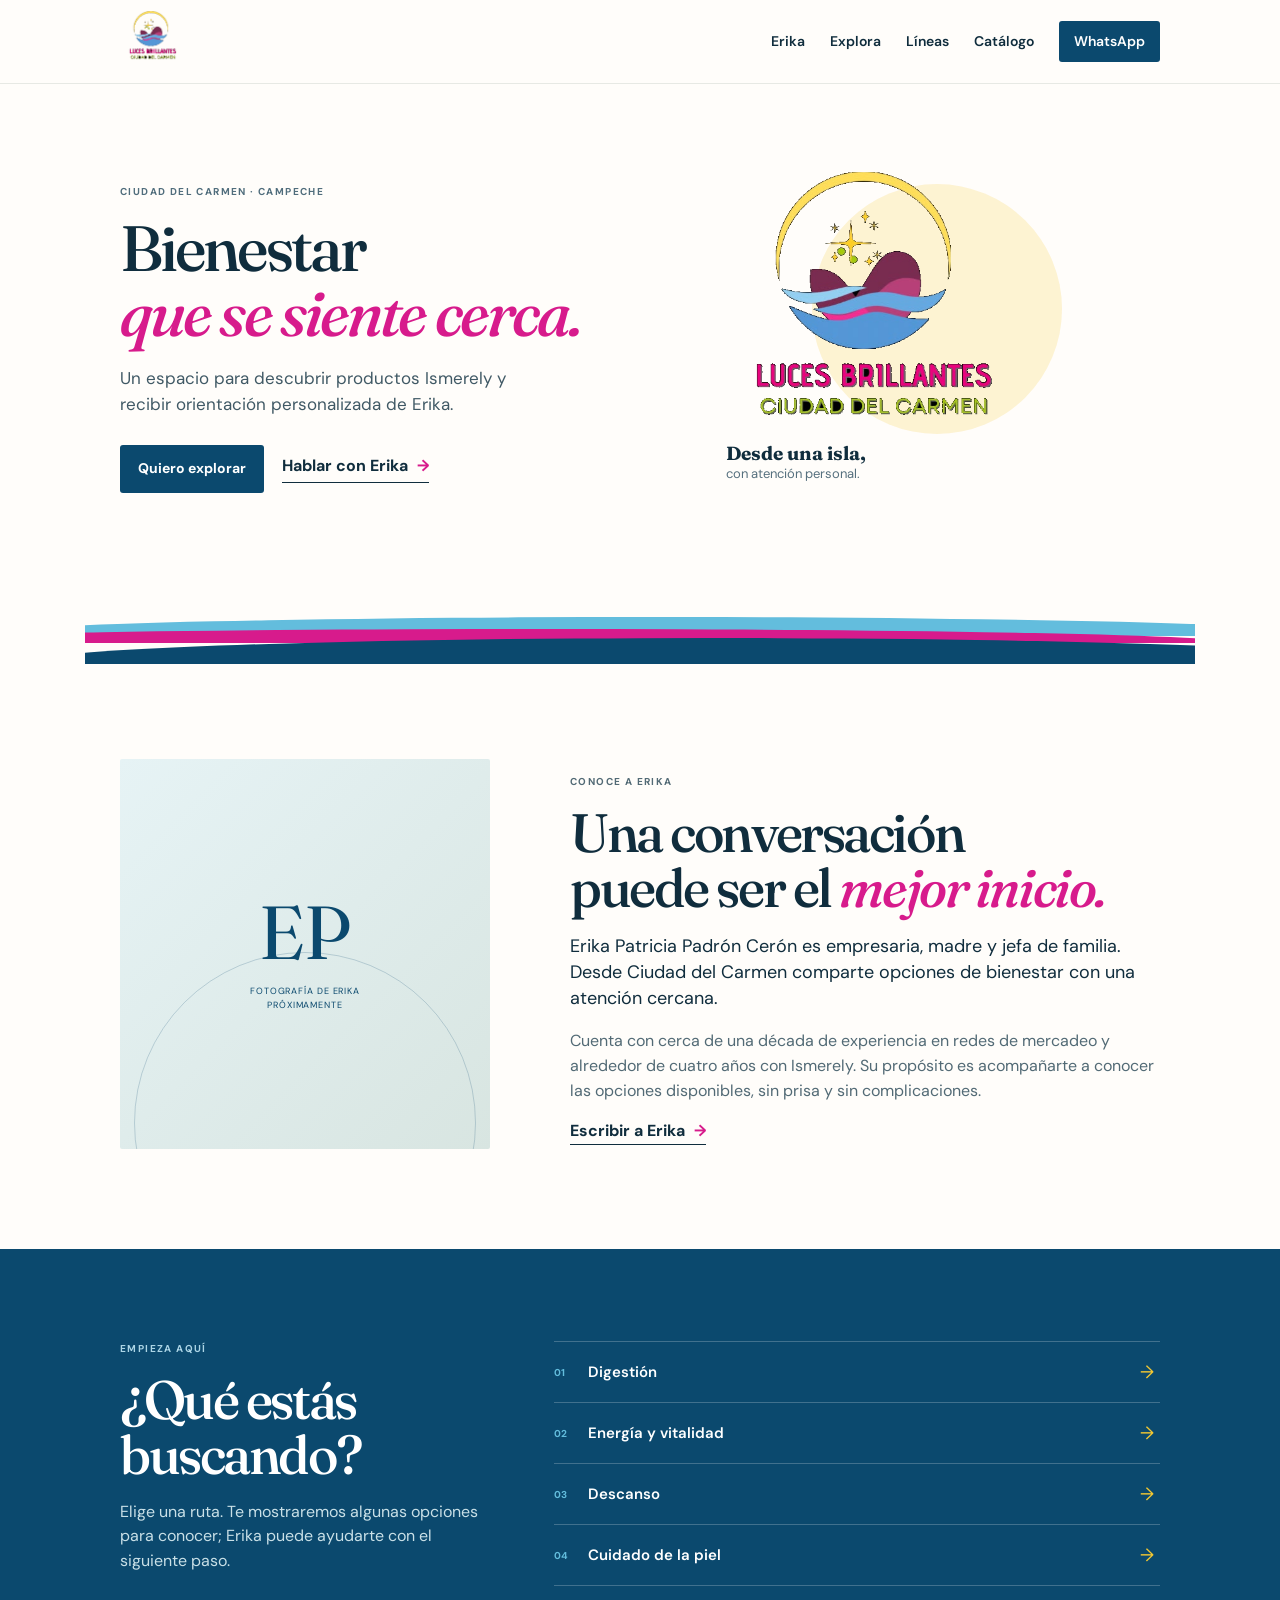
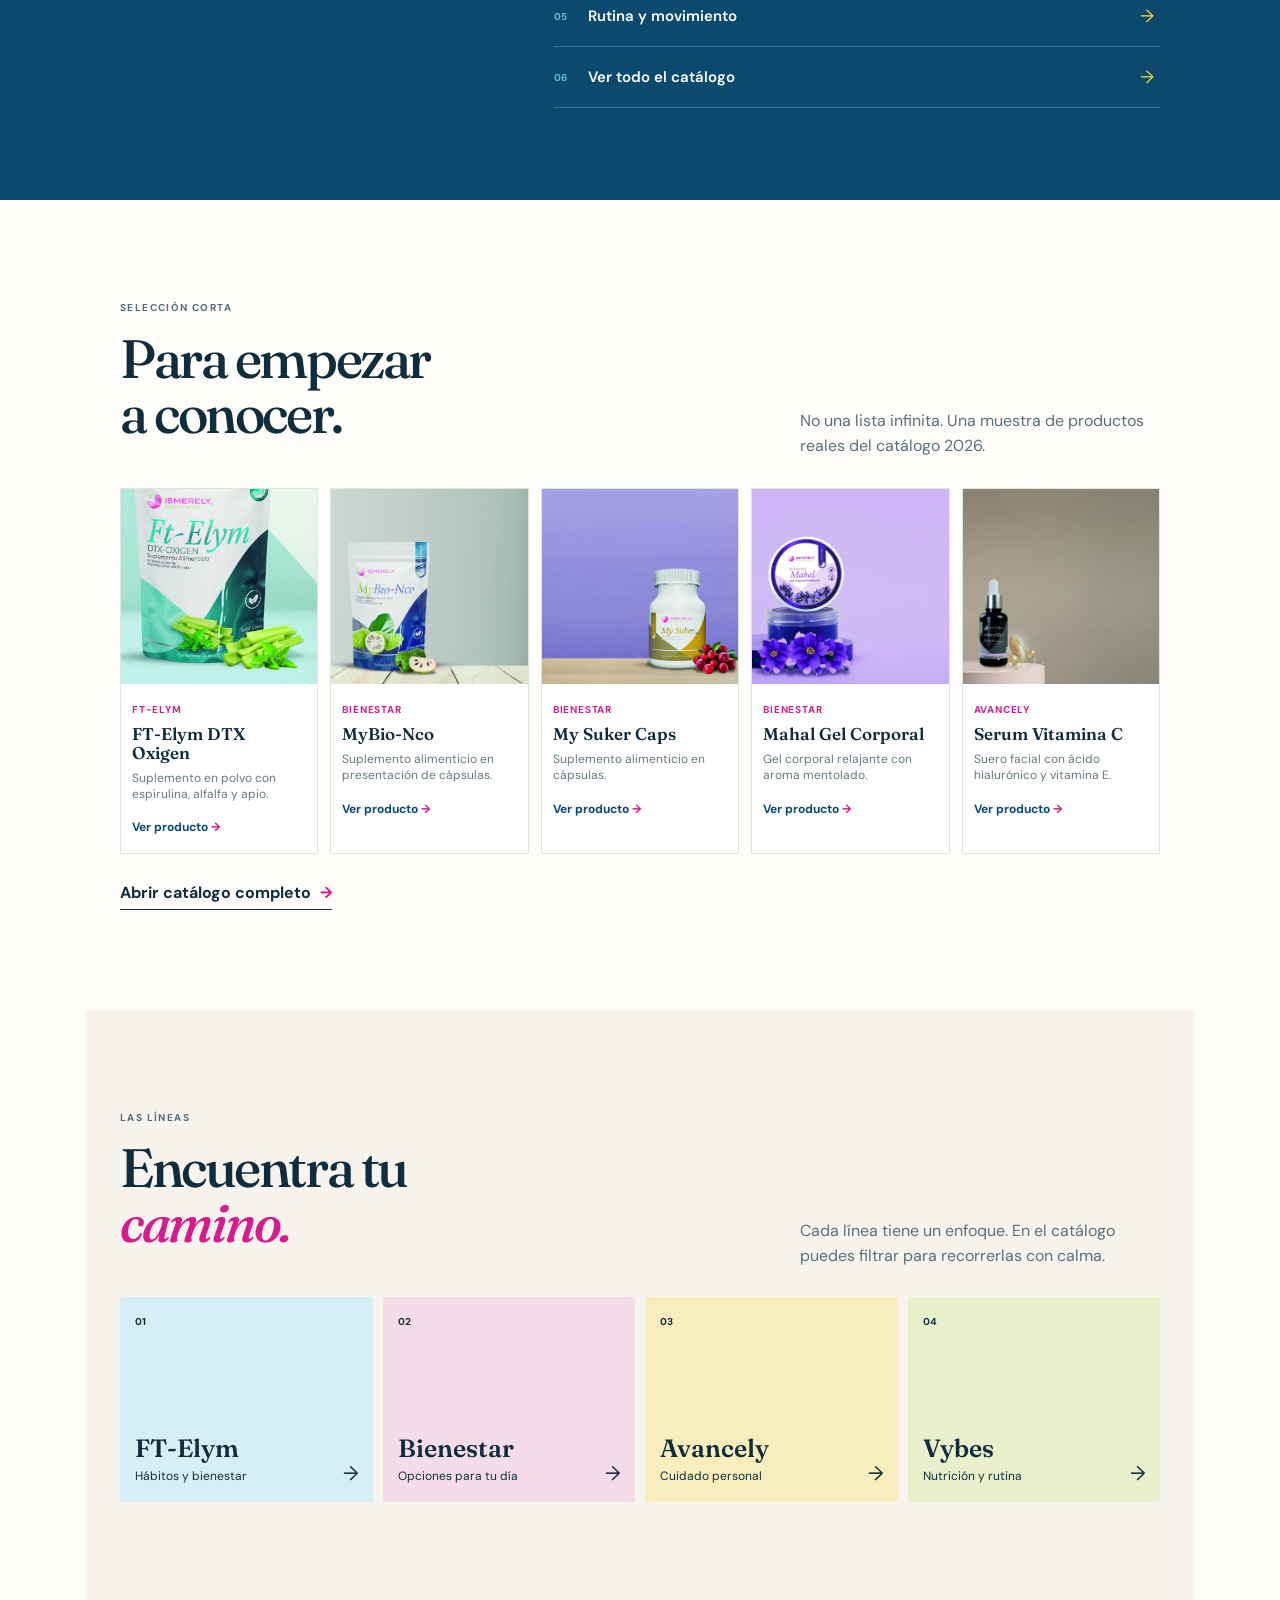
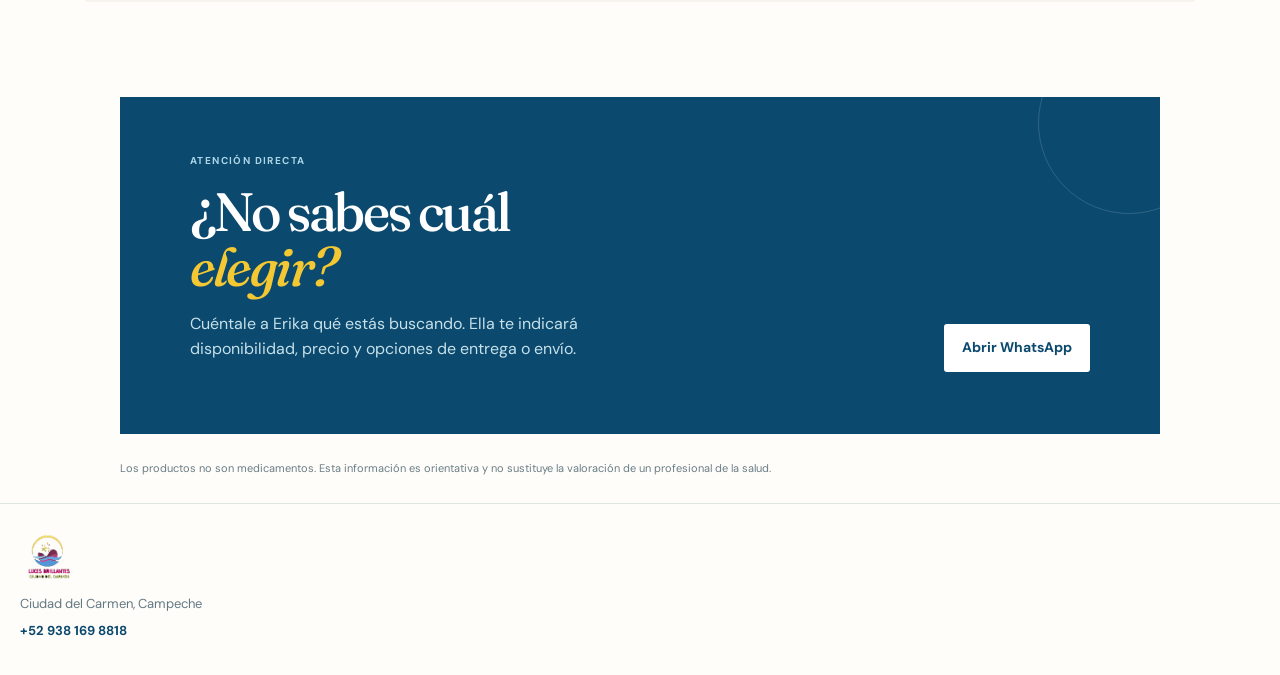
<file: index.html>
<!doctype html>
<html lang="es-MX">
<head>
  <meta charset="utf-8"><meta name="viewport" content="width=device-width,initial-scale=1,viewport-fit=cover"><meta name="theme-color" content="#0b496e">
  <meta name="description" content="Luces Brillantes: atención personalizada de Erika en Ciudad del Carmen para conocer productos Ismerely."><title>Luces Brillantes | Ciudad del Carmen</title>
  <link rel="preconnect" href="https://fonts.googleapis.com"><link rel="preconnect" href="https://fonts.gstatic.com" crossorigin><link href="https://fonts.googleapis.com/css2?family=DM+Sans:wght@400;500;600;700&family=Fraunces:opsz,wght@9..144,500;9..144,600&display=swap" rel="stylesheet"><link rel="stylesheet" href="styles.css">
</head>
<body>
  <header class="site-header"><a class="brand" href="#inicio" aria-label="Luces Brillantes, inicio"><img src="assets/logo-luces-brillantes.png" alt="Luces Brillantes"></a><button class="menu-toggle" type="button" aria-expanded="false" aria-controls="menu"><span></span><span></span><span></span><i>Menú</i></button><nav id="menu" class="site-nav" aria-label="Principal"><a href="#erika">Erika</a><a href="#encuentra">Explora</a><a href="#lineas">Líneas</a><a href="catalogo.html">Catálogo</a><a class="nav-contact" data-whatsapp="Hola Erika, llegué desde Luces Brillantes y quiero orientación.">WhatsApp</a></nav></header>
  <main id="inicio">
    <section class="hero section-shell"><div class="hero-copy"><p class="eyebrow">CIUDAD DEL CARMEN · CAMPECHE</p><h1>Bienestar<br><em>que se siente cerca.</em></h1><p class="hero-lead">Un espacio para descubrir productos Ismerely y recibir orientación personalizada de Erika.</p><div class="actions"><a class="button button-dark" href="#encuentra">Quiero explorar</a><a class="text-action" data-whatsapp="Hola Erika, quiero conocer Luces Brillantes.">Hablar con Erika <b>→</b></a></div></div><div class="hero-mark" aria-label="Luces Brillantes"><div class="sun"></div><img src="assets/logo-luces-brillantes.png" alt=""><p><b>Desde una isla,</b><span>con atención personal.</span></p></div><div class="wave-band" aria-hidden="true"><i></i><i></i><i></i></div></section>
    <section id="erika" class="about section-shell"><div class="portrait-placeholder"><span>EP</span><small>Fotografía de Erika<br>próximamente</small></div><div class="about-copy"><p class="eyebrow">CONOCE A ERIKA</p><h2>Una conversación<br>puede ser el <em>mejor inicio.</em></h2><p class="lead">Erika Patricia Padrón Cerón es empresaria, madre y jefa de familia. Desde Ciudad del Carmen comparte opciones de bienestar con una atención cercana.</p><p>Cuenta con cerca de una década de experiencia en redes de mercadeo y alrededor de cuatro años con Ismerely. Su propósito es acompañarte a conocer las opciones disponibles, sin prisa y sin complicaciones.</p><a class="underlined" data-whatsapp="Hola Erika, me gustaría conocer más sobre ti y los productos disponibles.">Escribir a Erika <b>→</b></a></div></section>
    <section id="encuentra" class="finder"><div class="section-shell"><div class="finder-intro"><p class="eyebrow eyebrow-light">EMPIEZA AQUÍ</p><h2>¿Qué estás<br>buscando?</h2><p>Elige una ruta. Te mostraremos algunas opciones para conocer; Erika puede ayudarte con el siguiente paso.</p></div><div class="need-list" role="list"><button data-need="digestión"><span>01</span>Digestión <b>→</b></button><button data-need="energía"><span>02</span>Energía y vitalidad <b>→</b></button><button data-need="descanso"><span>03</span>Descanso <b>→</b></button><button data-need="piel"><span>04</span>Cuidado de la piel <b>→</b></button><button data-need="rutina"><span>05</span>Rutina y movimiento <b>→</b></button><a href="catalogo.html" class="need-catalog"><span>06</span>Ver todo el catálogo <b>→</b></a></div></div></section>
    <section class="featured section-shell"><div class="section-heading"><div><p class="eyebrow">SELECCIÓN CORTA</p><h2>Para empezar<br>a conocer.</h2></div><p>No una lista infinita. Una muestra de productos reales del catálogo 2026.</p></div><div id="featured-grid" class="featured-grid"></div><a class="underlined catalog-cta" href="catalogo.html">Abrir catálogo completo <b>→</b></a></section>
    <section id="lineas" class="lines section-shell"><p class="eyebrow">LAS LÍNEAS</p><div class="section-heading"><h2>Encuentra tu<br><em>camino.</em></h2><p>Cada línea tiene un enfoque. En el catálogo puedes filtrar para recorrerlas con calma.</p></div><div class="line-grid"><a href="catalogo.html?line=FT-Elym" class="line-card blue"><small>01</small><b>FT-Elym</b><span>Hábitos y bienestar</span><i>→</i></a><a href="catalogo.html?line=Bienestar" class="line-card pink"><small>02</small><b>Bienestar</b><span>Opciones para tu día</span><i>→</i></a><a href="catalogo.html?line=Avancely" class="line-card yellow"><small>03</small><b>Avancely</b><span>Cuidado personal</span><i>→</i></a><a href="catalogo.html?line=Vybes" class="line-card lime"><small>04</small><b>Vybes</b><span>Nutrición y rutina</span><i>→</i></a></div></section>
    <section class="contact section-shell"><div><p class="eyebrow eyebrow-light">ATENCIÓN DIRECTA</p><h2>¿No sabes cuál<br><em>elegir?</em></h2><p>Cuéntale a Erika qué estás buscando. Ella te indicará disponibilidad, precio y opciones de entrega o envío.</p></div><a class="button button-light" data-whatsapp="Hola Erika, necesito orientación para conocer productos disponibles.">Abrir WhatsApp</a></section><p class="disclaimer section-shell">Los productos no son medicamentos. Esta información es orientativa y no sustituye la valoración de un profesional de la salud.</p>
  </main>
  <footer><img src="assets/logo-luces-brillantes.png" alt="Luces Brillantes"><span>Ciudad del Carmen, Campeche</span><a data-whatsapp="Hola Erika.">+52 938 169 8818</a></footer>
  <dialog id="recommendation"><button class="dialog-close" aria-label="Cerrar">×</button><p class="eyebrow">UNA SELECCIÓN PARA CONOCER</p><h2 id="dialog-title"></h2><div id="dialog-products" class="dialog-products"></div><p class="dialog-note">Consulta con Erika la disponibilidad y la información de cada producto.</p><a class="button button-dark" data-whatsapp="Hola Erika, quiero consultar una selección de productos.">Consultar con Erika</a></dialog><script src="data/products.js"></script><script src="app.js"></script>
</body></html>
</file>
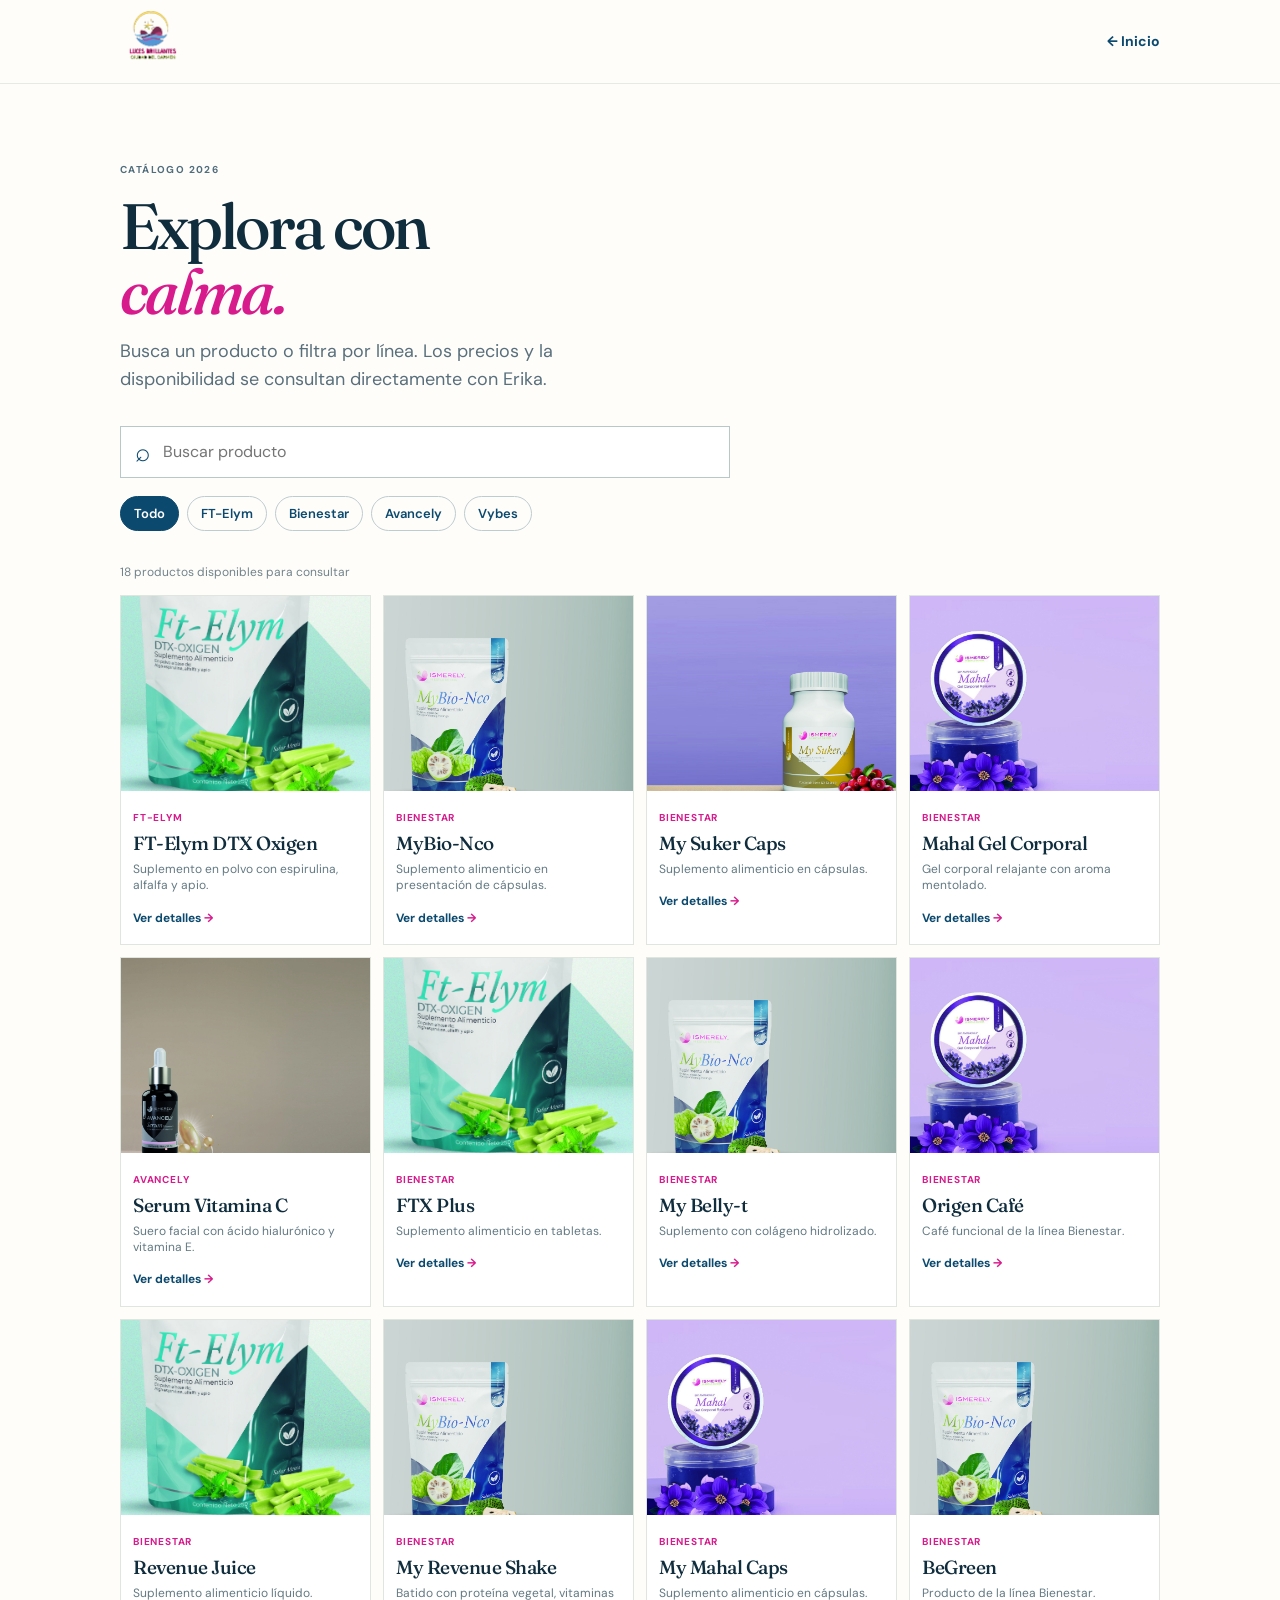
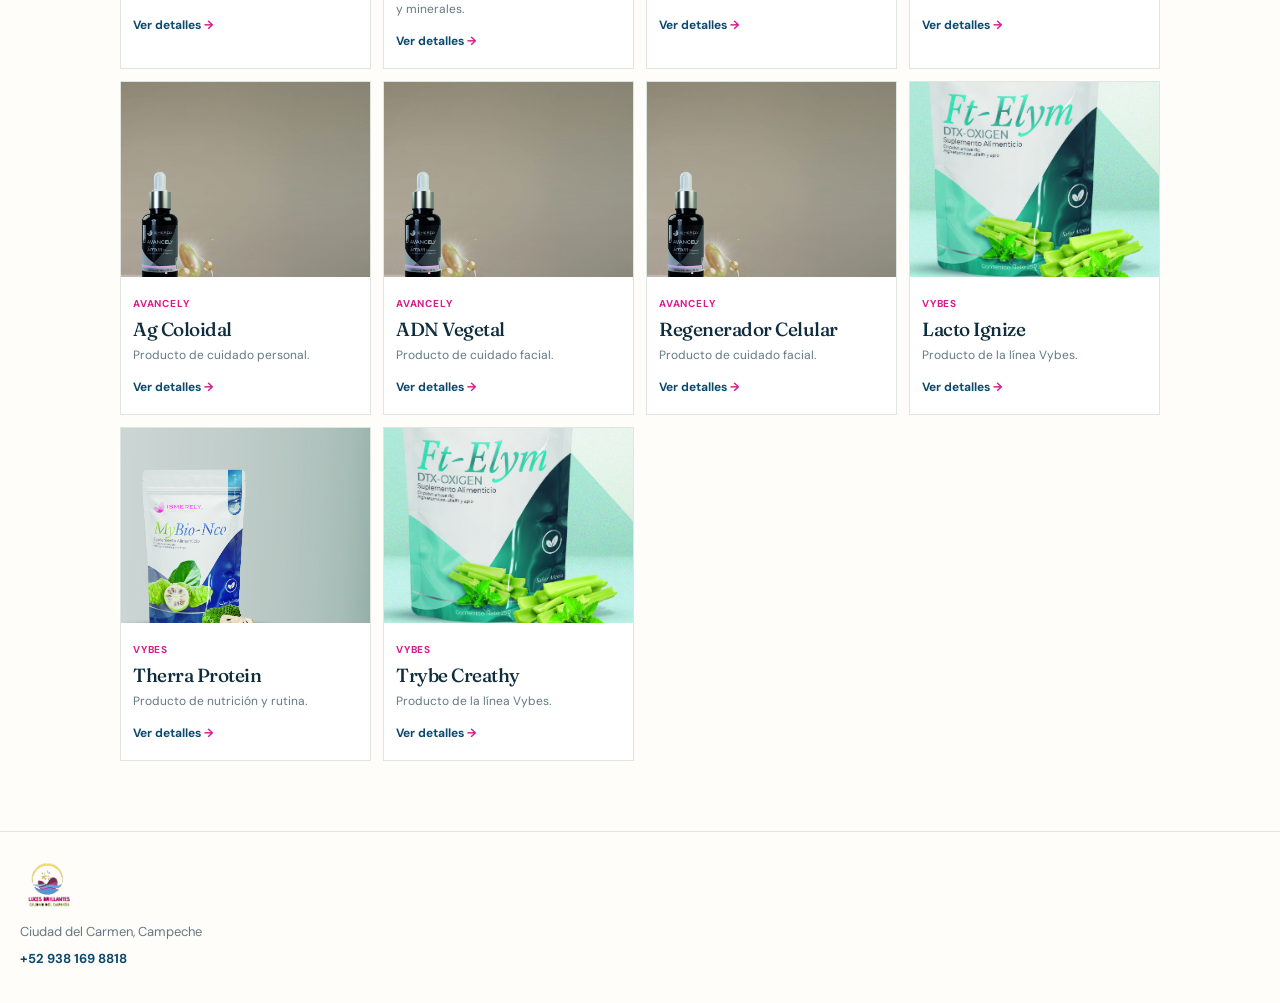
<file: catalogo.html>
<!doctype html><html lang="es-MX"><head><meta charset="utf-8"><meta name="viewport" content="width=device-width,initial-scale=1,viewport-fit=cover"><meta name="theme-color" content="#0b496e"><title>Catálogo | Luces Brillantes</title><link rel="preconnect" href="https://fonts.googleapis.com"><link rel="preconnect" href="https://fonts.gstatic.com" crossorigin><link href="https://fonts.googleapis.com/css2?family=DM+Sans:wght@400;500;600;700&family=Fraunces:opsz,wght@9..144,500;9..144,600&display=swap" rel="stylesheet"><link rel="stylesheet" href="styles.css"></head><body class="catalog-page"><header class="site-header"><a class="brand" href="index.html" aria-label="Volver a Luces Brillantes"><img src="assets/logo-luces-brillantes.png" alt="Luces Brillantes"></a><a class="back-link" href="index.html">← Inicio</a></header><main class="catalog section-shell"><p class="eyebrow">CATÁLOGO 2026</p><h1>Explora con<br><em>calma.</em></h1><p class="catalog-intro">Busca un producto o filtra por línea. Los precios y la disponibilidad se consultan directamente con Erika.</p><label class="search"><span>⌕</span><input id="search" type="search" placeholder="Buscar producto"></label><div id="filters" class="filters" aria-label="Filtrar por línea"></div><p id="count" class="count"></p><div id="catalog-grid" class="catalog-grid"></div></main><footer><img src="assets/logo-luces-brillantes.png" alt="Luces Brillantes"><span>Ciudad del Carmen, Campeche</span><a href="https://wa.me/529381698818" target="_blank" rel="noopener">+52 938 169 8818</a></footer><dialog id="product-dialog"><button class="dialog-close" aria-label="Cerrar">×</button><div id="product-detail"></div></dialog><script src="data/products.js"></script><script src="catalogo.js"></script></body></html>
</file>
<file: styles.css>
:root{--ink:#102d3d;--sea:#0b496e;--blue:#63bddd;--pink:#d71b8c;--lime:#a7c92d;--yellow:#f3c832;--sand:#f7f4ed;--paper:#fffdfa;--line:#dfe5df;--serif:Fraunces,Georgia,serif;--sans:"DM Sans",Arial,sans-serif}*{box-sizing:border-box}html{scroll-behavior:smooth}body{margin:0;background:var(--paper);color:var(--ink);font:16px/1.55 var(--sans)}.section-shell{padding-left:20px;padding-right:20px}.site-header{height:72px;padding:9px 20px;display:flex;align-items:center;justify-content:space-between;position:sticky;top:0;z-index:10;background:rgba(255,253,250,.96);border-bottom:1px solid #e7e9e4}.brand img{width:110px;height:52px;object-fit:contain;object-position:left}.menu-toggle{border:0;background:transparent;color:var(--ink);display:flex;align-items:center;gap:4px;padding:7px 0;font:600 12px var(--sans);letter-spacing:.04em}.menu-toggle span{display:block;width:16px;height:1px;background:currentColor;margin-right:-20px}.menu-toggle i{font-style:normal;margin-left:24px}.site-nav{display:none;position:absolute;top:71px;left:0;right:0;padding:18px 20px 24px;background:var(--paper);border-bottom:1px solid var(--line);flex-direction:column;gap:5px}.site-nav.open{display:flex}.site-nav a{padding:11px 0;text-decoration:none;color:var(--ink);font-weight:600}.site-nav .nav-contact{color:var(--pink)}.hero{padding-top:48px;overflow:hidden;position:relative;min-height:590px}.eyebrow{font-size:10px;font-weight:700;letter-spacing:.14em;color:#506d7c;margin:0 0 15px}.eyebrow-light{color:#acd5e6}h1,h2,h3,p{margin-top:0}h1,h2{font-family:var(--serif);font-weight:500;letter-spacing:-.045em;line-height:1.02}h1{font-size:clamp(43px,12vw,64px);margin:0 0 20px}h2{font-size:clamp(35px,9vw,54px);margin:0 0 18px}em{font-style:italic;color:var(--pink)}.hero-lead{font-size:17px;max-width:420px;margin:0 0 27px;color:#405965}.actions{display:flex;align-items:center;gap:18px;flex-wrap:wrap}.button{display:inline-flex;min-height:48px;padding:12px 18px;align-items:center;justify-content:center;border-radius:3px;text-decoration:none;font-weight:700;font-size:14px;cursor:pointer}.button-dark{background:var(--sea);color:#fff}.button-light{background:#fff;color:var(--sea)}.text-action,.underlined{font-weight:700;color:var(--ink);text-decoration:none;border-bottom:1px solid currentColor;padding-bottom:3px;cursor:pointer}.text-action b,.underlined b{color:var(--pink);padding-left:5px}.hero-mark{position:relative;margin:45px 0 6px;height:180px;max-width:400px}.hero-mark .sun{position:absolute;width:155px;height:155px;right:8%;top:0;border-radius:50%;background:var(--yellow);opacity:.2}.hero-mark img{position:absolute;width:205px;right:5%;bottom:4px;z-index:1}.hero-mark p{position:absolute;left:0;bottom:0;display:flex;flex-direction:column;font-size:13px;line-height:1.25;margin:0}.hero-mark b{font-family:var(--serif);font-size:19px}.hero-mark span{color:#56707e}.wave-band{height:53px;position:absolute;bottom:0;left:0;width:100%;display:flex;flex-direction:column;justify-content:end;overflow:hidden}.wave-band i{display:block;width:125%;height:22px;border-radius:50% 50% 0 0/100% 100% 0 0;transform:translateX(-9%)}.wave-band i:nth-child(1){background:var(--blue);height:19px}.wave-band i:nth-child(2){background:var(--pink);height:14px;margin-top:-7px;transform:translateX(-17%)}.wave-band i:nth-child(3){background:var(--sea);height:26px;margin-top:-5px;transform:translateX(-5%)}.about{padding-top:64px;padding-bottom:72px}.portrait-placeholder{height:254px;border-radius:2px;background:linear-gradient(135deg,#e6f3f5,#d8e5e1);display:flex;flex-direction:column;align-items:center;justify-content:center;color:var(--sea);position:relative;overflow:hidden}.portrait-placeholder:after{content:"";position:absolute;border:1px solid rgba(11,73,110,.2);border-radius:50%;height:340px;width:340px;bottom:-145px}.portrait-placeholder span{font-family:var(--serif);font-size:75px;line-height:1;z-index:1}.portrait-placeholder small{text-transform:uppercase;letter-spacing:.1em;font-size:9px;text-align:center;margin-top:15px;z-index:1}.about-copy{padding-top:37px}.about p{color:#526a75}.about .lead{color:var(--ink);font-size:18px;line-height:1.45}.finder{background:var(--sea);color:#fff;padding:62px 0}.finder h2{color:#fff}.finder-intro>p:last-child{color:#c9e0e7;max-width:450px}.need-list{margin-top:32px;border-top:1px solid rgba(255,255,255,.22)}.need-list button,.need-catalog{width:100%;background:none;border:0;border-bottom:1px solid rgba(255,255,255,.22);color:#fff;min-height:61px;display:grid;grid-template-columns:34px 1fr 20px;align-items:center;text-align:left;font:600 15px var(--sans);padding:0;cursor:pointer;text-decoration:none}.need-list span{font-size:10px;color:var(--blue);font-weight:700}.need-list b{font-size:18px;font-weight:400;color:var(--yellow)}.featured,.lines{padding-top:68px;padding-bottom:68px}.section-heading{display:flex;flex-direction:column;gap:9px;margin-bottom:29px}.section-heading>p{color:#58707b;max-width:360px;margin:0}.featured-grid{display:grid;grid-template-columns:1fr 1fr;gap:12px}.product-card{border:1px solid var(--line);background:#fff;overflow:hidden}.product-card img{display:block;width:100%;height:138px;object-fit:cover}.product-card>div{padding:12px 11px 14px}.product-card small,.catalog-card small{color:var(--pink);font-size:10px;font-weight:700;letter-spacing:.08em;text-transform:uppercase}.product-card h3{font:600 17px/1.1 var(--serif);margin:5px 0 7px}.product-card p{font-size:12px;line-height:1.35;color:#637982;margin:0 0 12px}.product-card a,.catalog-card button{font:700 12px var(--sans);color:var(--sea);text-decoration:none;background:none;border:0;padding:0;cursor:pointer}.product-card b,.catalog-card b{color:var(--pink)}.catalog-cta{display:inline-block;margin-top:27px}.lines{background:var(--sand)}.line-grid{display:grid;grid-template-columns:1fr 1fr;gap:10px}.line-card{min-height:157px;padding:17px 15px;display:flex;flex-direction:column;text-decoration:none;position:relative;color:var(--ink);border-radius:2px}.line-card small{font-size:10px;font-weight:700}.line-card b{font:600 25px/1 var(--serif);margin-top:auto}.line-card span{font-size:12px;margin-top:6px}.line-card i{position:absolute;right:14px;bottom:13px;font-style:normal;font-size:20px}.blue{background:#d8eef5}.pink{background:#f5dce9}.yellow{background:#f8edbd}.lime{background:#e8f0cc}.contact{margin:69px 20px 0;padding:39px 28px;background:var(--sea);color:#fff;position:relative;overflow:hidden}.contact:after{content:"";position:absolute;width:180px;height:180px;border:1px solid rgba(255,255,255,.15);border-radius:50%;right:-60px;top:-65px}.contact h2{color:#fff;position:relative;z-index:1}.contact h2 em{color:var(--yellow)}.contact p:not(.eyebrow){color:#c6e1e9;max-width:420px;position:relative;z-index:1}.contact .button{margin-top:9px;position:relative;z-index:1}.disclaimer{font-size:11px;color:#697d85;padding-top:26px;padding-bottom:26px;margin:0}footer{border-top:1px solid var(--line);padding:28px 20px 34px;display:flex;flex-direction:column;gap:7px;font-size:13px;color:#637883}footer img{width:106px;height:55px;object-fit:contain;object-position:left}footer a{color:var(--sea);font-weight:700;text-decoration:none;cursor:pointer}dialog{border:0;padding:27px 20px;background:#fffdf9;color:var(--ink);width:min(92vw,550px);max-height:88vh;box-shadow:0 20px 60px rgba(0,0,0,.25)}dialog::backdrop{background:rgba(10,37,52,.54)}.dialog-close{border:0;background:none;position:absolute;right:12px;top:8px;color:var(--sea);font-size:29px;cursor:pointer}.dialog-products{border-top:1px solid var(--line);margin:25px 0 17px}.dialog-products a{display:flex;align-items:center;gap:12px;padding:10px 0;border-bottom:1px solid var(--line);color:var(--ink);text-decoration:none}.dialog-products img{width:58px;height:58px;object-fit:cover}.dialog-products span{display:flex;flex-direction:column;gap:2px;line-height:1.2;flex:1}.dialog-products small{font-size:11px;color:#6b7f86}.dialog-products i{font-style:normal;color:var(--pink)}.catalog-page{background:var(--paper)}.back-link{color:var(--sea);font-weight:700;text-decoration:none;font-size:14px}.catalog{padding-top:53px;padding-bottom:70px}.catalog h1{margin-bottom:15px}.catalog-intro{max-width:480px;color:#59707c}.search{margin:32px 0 18px;height:52px;border:1px solid #b8c8c8;background:#fff;display:flex;align-items:center;padding:0 14px;gap:10px}.search span{font-size:26px;color:var(--sea);line-height:1}.search input{border:0;outline:0;width:100%;font:16px var(--sans);background:transparent;color:var(--ink)}.filters{display:flex;gap:8px;overflow:auto;padding-bottom:8px;margin:0 -20px;padding-left:20px}.filters button{white-space:nowrap;border:1px solid #bdccd0;border-radius:22px;background:transparent;padding:8px 13px;font:600 13px var(--sans);color:var(--sea);cursor:pointer}.filters button.active{background:var(--sea);color:#fff;border-color:var(--sea)}.count{font-size:12px;color:#71838a;margin:24px 0 14px}.catalog-grid{display:grid;grid-template-columns:1fr 1fr;gap:12px}.catalog-card{border:1px solid var(--line);background:#fff}.catalog-card img{width:100%;height:143px;display:block;object-fit:cover}.catalog-card>div{padding:13px 12px 15px}.catalog-card h2{font-size:19px;letter-spacing:-.025em;line-height:1.05;margin:5px 0 7px}.catalog-card p{font-size:12px;line-height:1.35;color:#637983;margin-bottom:11px}.empty{grid-column:1/-1;padding:30px 0;color:#627984}#product-dialog img{height:205px;object-fit:cover;margin:-27px -20px 22px;width:calc(100% + 40px)}#product-detail h2{font-size:34px;margin-bottom:10px}#product-detail>p:not(.eyebrow){color:#5b737d}dl{border-top:1px solid var(--line);margin:20px 0}dl div{padding:10px 0;border-bottom:1px solid var(--line)}dt{font-size:11px;font-weight:700;text-transform:uppercase;letter-spacing:.08em;color:#71838a}dd{margin:1px 0 0;font-size:14px}@media (min-width:720px){.section-shell{max-width:1110px;margin-left:auto;margin-right:auto;padding-left:35px;padding-right:35px}.site-header{height:84px;padding:8px max(35px,calc((100vw - 1040px)/2))}.brand img{width:130px;height:62px}.menu-toggle{display:none}.site-nav{display:flex;position:static;background:none;border:0;flex-direction:row;align-items:center;gap:25px;padding:0}.site-nav a{padding:8px 0;font-size:14px}.site-nav .nav-contact{background:var(--sea);color:#fff;padding:10px 15px;border-radius:3px}.hero{min-height:580px;padding-top:100px;display:grid;grid-template-columns:1.08fr .92fr;align-items:start}.hero-mark{margin:0;height:300px}.hero-mark img{width:315px;right:15%;bottom:18px}.hero-mark .sun{width:250px;height:250px;right:5%}.hero-mark p{left:11%;bottom:2px}.about{display:grid;grid-template-columns:370px 1fr;gap:80px;padding-top:95px;padding-bottom:100px}.portrait-placeholder{height:390px}.about-copy{padding-top:15px}.finder{padding:92px 0}.finder .section-shell{display:grid;grid-template-columns:.75fr 1.25fr;gap:70px}.need-list{margin-top:0}.section-heading{flex-direction:row;justify-content:space-between;align-items:end}.featured,.lines{padding-top:100px;padding-bottom:100px}.featured-grid{grid-template-columns:repeat(5,1fr)}.product-card img{height:195px}.line-grid{grid-template-columns:repeat(4,1fr)}.line-card{min-height:205px}.contact{max-width:1040px;margin:95px auto 0;padding:56px 70px;display:flex;justify-content:space-between;align-items:end}.contact .button{margin-bottom:6px}.catalog-grid{grid-template-columns:repeat(4,1fr)}.catalog-card img{height:195px}.catalog{padding-top:78px}.filters{margin:0;padding-left:0}.catalog-intro{font-size:18px}.search{max-width:610px}.catalog-page .section-shell{max-width:1110px}}
</file>
